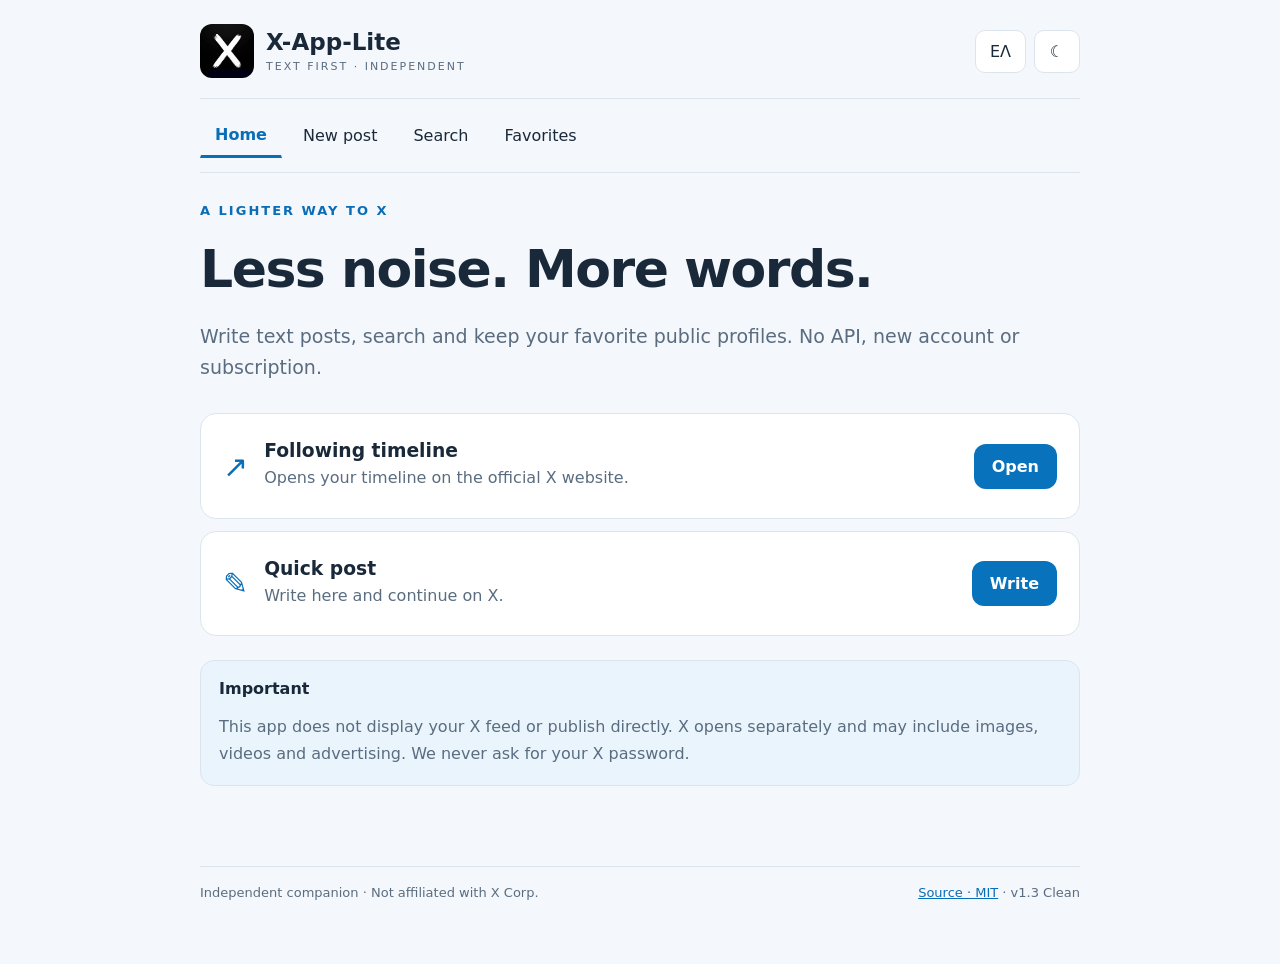
<file: index.html>
<!doctype html>
<html lang="en">
<head>
<meta charset="utf-8"><meta name="viewport" content="width=device-width, initial-scale=1, viewport-fit=cover">
<meta name="theme-color" content="#0c1420"><meta name="description" content="Independent, text-focused web companion for X. No API or extra registration required.">
<title>X-App-Lite — Text-first companion</title>
<link rel="icon" type="image/jpeg" href="AppIcon.jpg"><link rel="apple-touch-icon" href="apple-touch-icon.png"><link rel="manifest" href="manifest.webmanifest">
<style>
:root{font-family:system-ui,-apple-system,BlinkMacSystemFont,"Segoe UI",sans-serif;color-scheme:light;--bg:#f4f7fb;--card:#fff;--ink:#1a2939;--muted:#5a6d80;--line:#dce5ee;--accent:#0a6db7;--soft:#eaf4fd}
:root[data-theme="dark"]{color-scheme:dark;--bg:#0c1420;--card:#162434;--ink:#edf5fd;--muted:#b0c0d1;--line:#34485b;--accent:#78c9ff;--soft:#21384d}
*{box-sizing:border-box}body{margin:0;background:var(--bg);color:var(--ink)}button,input,textarea{font:inherit}button,a{touch-action:manipulation}button{cursor:pointer}a{color:var(--accent)}.shell{max-width:920px;margin:0 auto;padding:24px 20px 64px}.top{display:flex;align-items:center;justify-content:space-between;gap:12px;padding-bottom:20px;border-bottom:1px solid var(--line)}.brand{display:flex;align-items:center;gap:12px}.brand img{width:54px;height:54px;object-fit:cover;border-radius:12px}.brand strong{display:block;font-size:23px}.brand small{font-size:11px;letter-spacing:2px;color:var(--muted)}.right{display:flex;gap:8px;align-items:center}.small,.secondary,.tab{border:1px solid var(--line);border-radius:10px;background:var(--card);color:var(--ink);padding:11px 14px}.small{min-width:46px}.tabs{display:flex;overflow:auto;gap:6px;border-bottom:1px solid var(--line);padding:14px 0}.tab{white-space:nowrap;border-color:transparent;background:transparent}.tab.active{border-bottom:3px solid var(--accent);border-radius:0;color:var(--accent);font-weight:700}.panel{display:none;padding-top:30px}.panel.active{display:block}.eyebrow{font-weight:800;letter-spacing:2px;color:var(--accent);font-size:13px}h1{font-size:clamp(30px,5vw,52px);letter-spacing:-1.5px;line-height:1.13;margin:22px 0}h2{font-size:22px}.intro p,.muted,.notice p,.action-card p{color:var(--muted);line-height:1.65}.intro p{font-size:19px}.stack{display:grid;gap:12px;margin-top:30px}.action-card,.card{border:1px solid var(--line);border-radius:16px;background:var(--card);padding:22px}.action-card{display:flex;align-items:center;gap:16px}.action-card .grow{flex:1}.action-card h3,.action-card p{margin:4px 0}.bubble{color:var(--accent);font-size:30px}.primary,.btn{display:inline-block;text-decoration:none;border:0;border-radius:12px;background:#0872bc;color:white;font-weight:700;padding:13px 18px}.primary:disabled{opacity:.45;cursor:default}.notice{background:var(--soft);border:1px solid var(--line);border-radius:14px;padding:18px;margin-top:24px}.notice p{margin-bottom:0}.minor{font-size:14px}.section-title p{color:var(--muted)}label{display:block;margin:18px 0 8px;font-weight:700}input,textarea{width:100%;padding:15px;border:1px solid var(--line);border-radius:12px;background:var(--card);color:var(--ink)}textarea{resize:vertical;min-height:165px}.compose-foot{display:flex;justify-content:space-between;color:var(--muted);font-size:13px;padding:10px 2px 16px}.inputrow{display:flex;gap:9px}.inputrow input{flex:1;min-width:0}.actions{display:flex;gap:8px;flex-wrap:wrap}.draft,.fav{display:flex;align-items:center;gap:10px;justify-content:space-between;border-bottom:1px solid var(--line);padding:12px 0;overflow-wrap:anywhere}.draft p{margin:0;flex:1;white-space:pre-wrap}.draft button,.fav button{flex-shrink:0}.drafts{margin-top:26px}.draft-top{display:flex;align-items:center;justify-content:space-between;gap:8px}footer{display:flex;justify-content:space-between;gap:16px;flex-wrap:wrap;color:var(--muted);border-top:1px solid var(--line);padding-top:18px;margin-top:80px;font-size:13px}.status{color:var(--muted);font-size:13px}.sr{position:absolute;width:1px;height:1px;overflow:hidden;clip:rect(0,0,0,0)}@media(max-width:560px){.shell{padding:14px 12px 44px}.brand strong{font-size:19px}.brand img{width:44px;height:44px}.brand small{font-size:9px}.action-card{padding:15px}.inputrow{flex-wrap:wrap}.inputrow button{flex:1}.tabs{gap:0}.tab{padding:10px 12px}.draft-top{align-items:start}}
</style>
</head>
<body><div class="shell">
<header class="top"><div class="brand"><img src="AppIcon.jpg" width="54" height="54" alt="X-App-Lite logo"><div><strong>X-App-Lite</strong><small>TEXT FIRST · INDEPENDENT</small></div></div><div class="right"><button id="install" class="small" hidden type="button">Install</button><button id="lang" class="small" type="button" aria-label="Switch language">ΕΛ</button><button id="theme" class="small" type="button" aria-label="Toggle theme">☾</button></div></header>
<nav class="tabs" aria-label="Main navigation"><button class="tab active" data-panel="home" data-i="home">Home</button><button class="tab" data-panel="compose" data-i="compose">New post</button><button class="tab" data-panel="find" data-i="search">Search</button><button class="tab" data-panel="saved" data-i="favorites">Favorites</button></nav>
<main>
<section class="panel active" id="home"><div class="intro"><div class="eyebrow">A LIGHTER WAY TO X</div><h1 data-i="hero">Less noise. More words.</h1><p data-i="intro">Write text posts, search and keep your favorite public profiles. No API, new account or subscription.</p></div><div class="stack"><div class="action-card"><span class="bubble">↗</span><div class="grow"><h3 data-i="following">Following timeline</h3><p data-i="followinginfo">Opens your timeline on the official X website.</p></div><a class="btn" href="https://x.com/home" target="_blank" rel="noopener noreferrer" data-i="open">Open</a></div><div class="action-card"><span class="bubble">✎</span><div class="grow"><h3 data-i="quickpost">Quick post</h3><p data-i="quickpostinfo">Write here and continue on X.</p></div><button class="primary" data-go="compose" data-i="write">Write</button></div></div><div class="notice"><strong data-i="important">Important</strong><p data-i="disclaimer">This app does not display your X feed or publish directly. X opens separately and may include images, videos and advertising. We never ask for your X password.</p></div></section>
<section class="panel" id="compose"><div class="eyebrow" data-i="textonly">TEXT ONLY</div><h1 data-i="newpost">New post</h1><p class="muted" data-i="composeinfo">Compose here, then review and post using the official X composer.</p><label class="sr" for="post" data-i="postlabel">Post text</label><textarea id="post" maxlength="280" rows="7" placeholder="What's happening?"></textarea><div class="compose-foot"><span id="counter">0 / 280</span><span data-i="autosave">Working draft saved locally</span></div><div class="actions"><button class="primary" id="publish" disabled data-i="continue">Continue on X ↗</button><button class="secondary" id="clear" data-i="clear">Clear</button></div><div class="card drafts"><div class="draft-top"><h2 data-i="drafts">Saved drafts</h2><button id="save-draft" class="secondary" data-i="savedraft">Save draft</button></div><p class="status" id="draftstatus"></p><div id="draft-list"></div></div><div class="notice minor" data-i="postnote">Posts are not published automatically. You confirm them on X.</div></section>
<section class="panel" id="find"><h1 data-i="search">Search</h1><p class="muted" data-i="searchinfo">Search public posts or open a profile on X.</p><form id="searchform"><label for="query" data-i="searchposts">Find posts</label><div class="inputrow"><input id="query" required autocomplete="off" placeholder="Keywords"><button class="primary" data-i="search" type="submit">Search</button></div></form><form id="profileform"><label for="handle" data-i="visitprofile">Open profile</label><div class="inputrow"><input id="handle" required autocomplete="off" placeholder="@username" maxlength="40"><button class="secondary" data-i="open" type="submit">Open</button></div></form><div class="notice minor" data-i="resultsnote">Results open on the official X website.</div></section>
<section class="panel" id="saved"><h1 data-i="favorites">Favorites</h1><p class="muted" data-i="favoritesinfo">Save shortcuts to public X profiles on this device.</p><form id="favform"><label for="favhandle" data-i="addprofile">Add profile</label><div class="inputrow"><input id="favhandle" required placeholder="@username" maxlength="40"><button class="primary" type="submit" data-i="add">Add</button></div></form><div id="favoriteslist"></div></section>
</main><footer><span>Independent companion · Not affiliated with X Corp.</span><span><a href="https://github.com/CKMyApps/X-App-Lite" target="_blank" rel="noopener noreferrer">Source · MIT</a> · v1.3 Clean</span></footer>
</div>
<script>
(()=>{'use strict';const $=id=>document.getElementById(id),store=(key,val)=>{try{localStorage.setItem('xlite-clean-'+key,JSON.stringify(val))}catch(e){}},load=(key,def)=>{try{const s=localStorage.getItem('xlite-clean-'+key);return s===null?def:JSON.parse(s)}catch(e){return def}};
const t={en:{home:'Home',compose:'New post',search:'Search',favorites:'Favorites',hero:'Less noise. More words.',intro:'Write text posts, search and keep your favorite public profiles. No API, new account or subscription.',following:'Following timeline',followinginfo:'Opens your timeline on the official X website.',open:'Open',quickpost:'Quick post',quickpostinfo:'Write here and continue on X.',write:'Write',important:'Important',disclaimer:'This app does not display your X feed or publish directly. X opens separately and may include images, videos and advertising. We never ask for your X password.',textonly:'TEXT ONLY',newpost:'New post',composeinfo:'Compose here, then review and post using the official X composer.',postlabel:'Post text',autosave:'Working draft saved locally',continue:'Continue on X ↗',clear:'Clear',drafts:'Saved drafts',savedraft:'Save draft',postnote:'Posts are not published automatically. You confirm them on X.',searchinfo:'Search public posts or open a profile on X.',searchposts:'Find posts',visitprofile:'Open profile',resultsnote:'Results open on the official X website.',favoritesinfo:'Save shortcuts to public X profiles on this device.',addprofile:'Add profile',add:'Add',load:'Load',remove:'Remove',emptydraft:'No saved drafts yet.',emptyfav:'No favorites yet.',saved:'Draft saved.',maxdraft:'Maximum 30 saved drafts.',install:'Install'},el:{home:'Αρχική',compose:'Νέα ανάρτηση',search:'Αναζήτηση',favorites:'Αγαπημένα',hero:'Λιγότερος θόρυβος. Περισσότερο κείμενο.',intro:'Γράψε αναρτήσεις, αναζήτησε και κράτησε αγαπημένα δημόσια προφίλ. Χωρίς API, νέα εγγραφή ή συνδρομή.',following:'Χρονολόγιο «Ακολουθείς»',followinginfo:'Ανοίγει το χρονολόγιό σου στον επίσημο ιστότοπο X.',open:'Άνοιγμα',quickpost:'Γρήγορη ανάρτηση',quickpostinfo:'Γράψε εδώ και συνέχισε στο X.',write:'Γράψε',important:'Σημαντικό',disclaimer:'Η εφαρμογή δεν εμφανίζει το χρονολόγιό σου ούτε δημοσιεύει απευθείας. Το X ανοίγει χωριστά και μπορεί να εμφανίζει εικόνες, βίντεο και διαφημίσεις. Δεν ζητάμε τον κωδικό σου.',textonly:'ΜΟΝΟ ΚΕΙΜΕΝΟ',newpost:'Νέα ανάρτηση',composeinfo:'Γράψε εδώ και ολοκλήρωσε τη δημοσίευση στην επίσημη φόρμα του X.',postlabel:'Κείμενο ανάρτησης',autosave:'Το τρέχον προσχέδιο αποθηκεύεται τοπικά',continue:'Συνέχεια στο X ↗',clear:'Καθαρισμός',drafts:'Αποθηκευμένα προσχέδια',savedraft:'Αποθήκευση προσχεδίου',postnote:'Οι αναρτήσεις δεν δημοσιεύονται αυτόματα. Τις επιβεβαιώνεις στο X.',searchinfo:'Αναζήτησε δημόσιες αναρτήσεις ή άνοιξε προφίλ στο X.',searchposts:'Αναζήτηση αναρτήσεων',visitprofile:'Άνοιγμα προφίλ',resultsnote:'Τα αποτελέσματα ανοίγουν στον επίσημο ιστότοπο X.',favoritesinfo:'Αποθήκευσε συντομεύσεις δημόσιων προφίλ στη συσκευή σου.',addprofile:'Προσθήκη προφίλ',add:'Προσθήκη',load:'Φόρτωση',remove:'Διαγραφή',emptydraft:'Δεν υπάρχουν αποθηκευμένα προσχέδια.',emptyfav:'Δεν υπάρχουν αγαπημένα.',saved:'Το προσχέδιο αποθηκεύτηκε.',maxdraft:'Μέγιστο 30 προσχέδια.',install:'Εγκατάσταση'}};
let lang=load('lang',navigator.language.toLowerCase().startsWith('el')?'el':'en'),theme=load('theme','light'),drafts=load('drafts',[]),favs=load('favs',[]);if(!Array.isArray(drafts))drafts=[];if(!Array.isArray(favs))favs=[];const text=$('post');text.value=load('working','');
function tr(){document.documentElement.lang=lang;document.querySelectorAll('[data-i]').forEach(e=>{const key=e.dataset.i;if(t[lang][key])e.textContent=t[lang][key]});$('lang').textContent=lang==='en'?'ΕΛ':'EN';text.placeholder=lang==='el'?'Τι συμβαίνει;':"What's happening?";$('install').textContent=t[lang].install;renderDrafts();renderFavs()}
function applyTheme(){document.documentElement.dataset.theme=theme;$('theme').textContent=theme==='dark'?'☀':'☾';document.querySelector('meta[name="theme-color"]').content=theme==='dark'?'#0c1420':'#f4f7fb'}
function counter(){$('counter').textContent=`${text.value.length} / 280`;$('publish').disabled=!text.value.trim()||text.value.length>280;store('working',text.value)}
function show(id){document.querySelectorAll('.panel').forEach(x=>x.classList.toggle('active',x.id===id));document.querySelectorAll('.tab').forEach(x=>x.classList.toggle('active',x.dataset.panel===id));}
document.querySelectorAll('[data-panel],[data-go]').forEach(el=>el.addEventListener('click',()=>show(el.dataset.panel||el.dataset.go)));
$('lang').addEventListener('click',()=>{lang=lang==='en'?'el':'en';store('lang',lang);tr()});$('theme').addEventListener('click',()=>{theme=theme==='light'?'dark':'light';store('theme',theme);applyTheme()});text.addEventListener('input',counter);$('clear').addEventListener('click',()=>{text.value='';counter()});$('publish').addEventListener('click',()=>{if(text.value.trim())window.open('https://x.com/intent/post?text='+encodeURIComponent(text.value),'_blank','noopener,noreferrer')});
function renderDrafts(){const box=$('draft-list');box.replaceChildren();$('draftstatus').textContent=drafts.length?`${drafts.length} / 30`:t[lang].emptydraft;drafts.forEach((d,i)=>{const wrap=document.createElement('div');wrap.className='draft';const p=document.createElement('p');p.textContent=d.text.slice(0,115);const a=document.createElement('button');a.className='secondary';a.textContent=t[lang].load;a.addEventListener('click',()=>{text.value=d.text;counter();show('compose');text.focus()});const b=document.createElement('button');b.className='secondary';b.textContent=t[lang].remove;b.addEventListener('click',()=>{drafts.splice(i,1);store('drafts',drafts);renderDrafts()});wrap.append(p,a,b);box.append(wrap)})}
$('save-draft').addEventListener('click',()=>{if(!text.value.trim())return;if(drafts.length>=30){$('draftstatus').textContent=t[lang].maxdraft;return}drafts.unshift({text:text.value,date:Date.now()});store('drafts',drafts);renderDrafts();$('draftstatus').textContent=t[lang].saved});
function handle(s){let a=s.trim().replace(/^@/,'');return /^[A-Za-z0-9_]{1,15}$/.test(a)?a:null}function openX(url){window.open(url,'_blank','noopener,noreferrer')}
$('searchform').addEventListener('submit',e=>{e.preventDefault();const q=$('query').value.trim();if(q)openX('https://x.com/search?q='+encodeURIComponent(q)+'&src=typed_query')});$('profileform').addEventListener('submit',e=>{e.preventDefault();const h=handle($('handle').value);if(h)openX('https://x.com/'+encodeURIComponent(h));else alert(lang==='el'?'Μη έγκυρο όνομα χρήστη.':'Invalid username.')});
function renderFavs(){const box=$('favoriteslist');box.replaceChildren();if(!favs.length){const p=document.createElement('p');p.className='muted';p.textContent=t[lang].emptyfav;box.append(p)}favs.forEach((h,i)=>{const row=document.createElement('div');row.className='fav';const a=document.createElement('a');a.href='https://x.com/'+encodeURIComponent(h);a.target='_blank';a.rel='noopener noreferrer';a.textContent='@'+h;const b=document.createElement('button');b.className='secondary';b.textContent=t[lang].remove;b.addEventListener('click',()=>{favs.splice(i,1);store('favs',favs);renderFavs()});row.append(a,b);box.append(row)})}
$('favform').addEventListener('submit',e=>{e.preventDefault();const h=handle($('favhandle').value);if(!h){alert(lang==='el'?'Μη έγκυρο όνομα χρήστη.':'Invalid username.');return}if(!favs.some(f=>f.toLowerCase()===h.toLowerCase())){favs.push(h);store('favs',favs)}$('favhandle').value='';renderFavs()});
let promptEvent=null;window.addEventListener('beforeinstallprompt',e=>{e.preventDefault();promptEvent=e;$('install').hidden=false});$('install').addEventListener('click',async()=>{if(!promptEvent)return;await promptEvent.prompt();promptEvent=null;$('install').hidden=true});
applyTheme();tr();counter();
})();
</script></body></html>
</file>
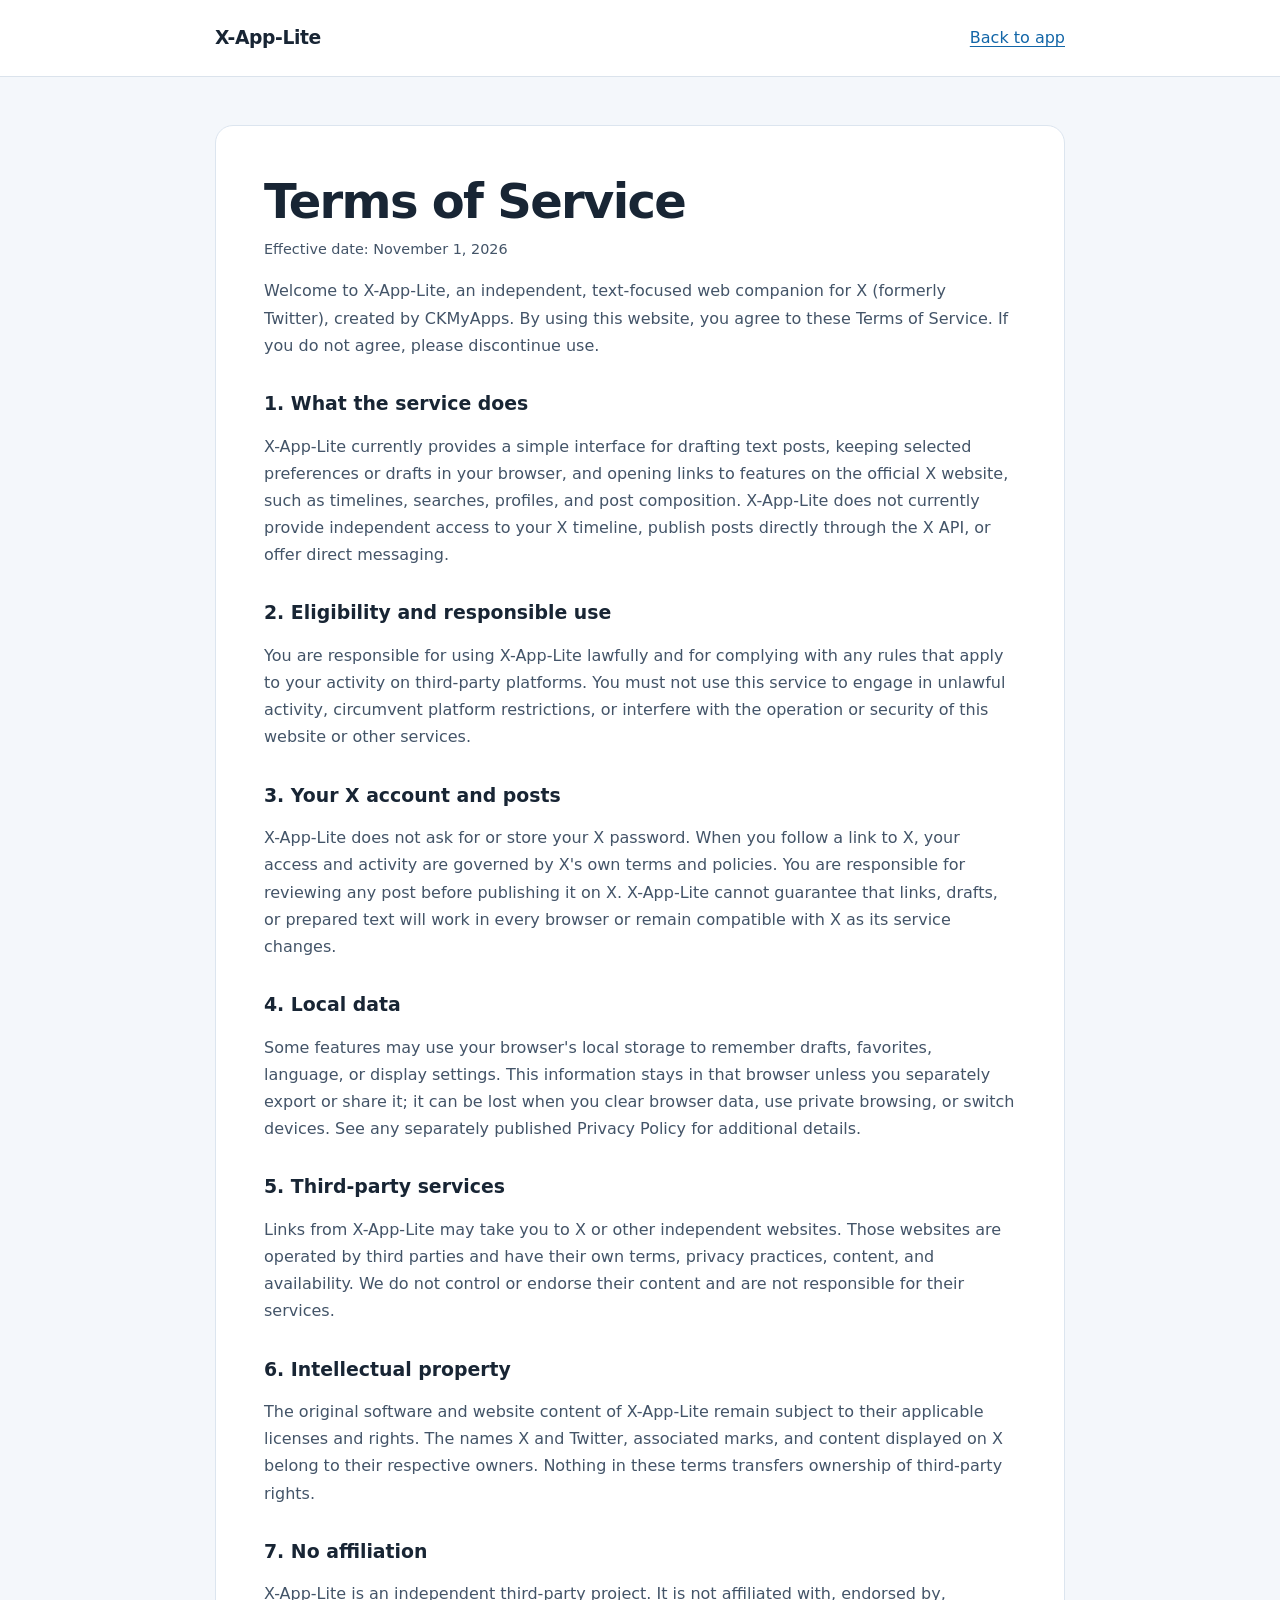
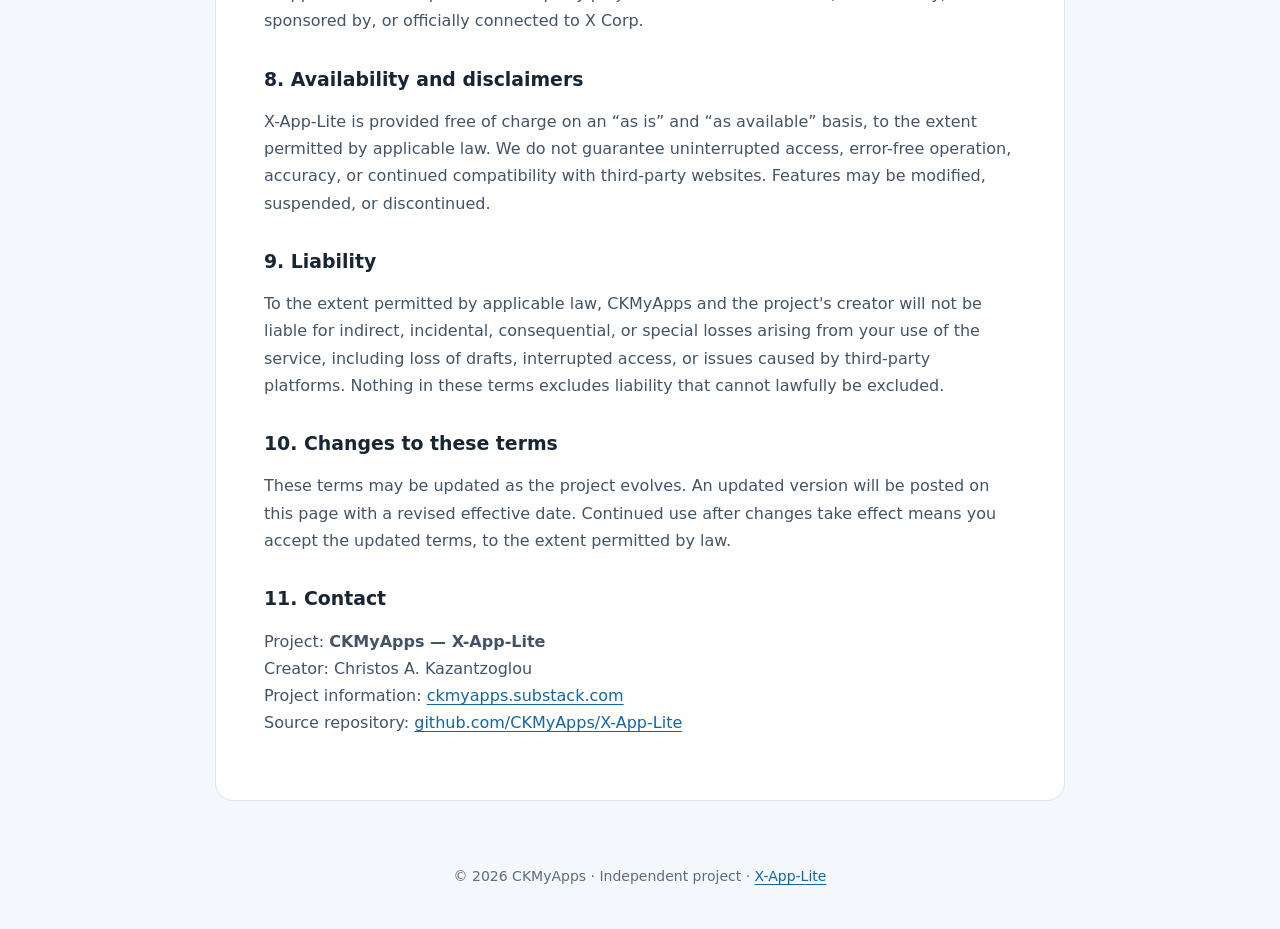
<file: terms.html>
<!DOCTYPE html>
<html lang="en">
<head>
  <meta charset="UTF-8" />
  <meta name="viewport" content="width=device-width, initial-scale=1" />
  <meta name="color-scheme" content="light dark" />
  <meta name="description" content="Terms of Service for X-App-Lite, an independent text-focused companion for X." />
  <title>Terms of Service | X-App-Lite</title>
  <style>
    :root { color-scheme: light dark; font-family: -apple-system, BlinkMacSystemFont, "Segoe UI", system-ui, sans-serif; line-height: 1.7; }
    * { box-sizing: border-box; }
    body { margin: 0; background: #f4f7fb; color: #182534; }
    .wrap { width: min(850px, calc(100% - 36px)); margin: 0 auto; }
    header { border-bottom: 1px solid #dbe3ec; background: #fff; }
    header .wrap { display: flex; align-items: center; justify-content: space-between; padding: 22px 0; gap: 16px; }
    header strong { font-size: 1.17rem; letter-spacing: -.02em; }
    a { color: #1266a8; text-underline-offset: 3px; }
    main { padding: 48px 0 64px; }
    article { background: #fff; border: 1px solid #dce5ef; border-radius: 18px; padding: clamp(22px, 5vw, 48px); }
    h1 { font-size: clamp(2rem, 5vw, 3rem); line-height: 1.15; margin: 0 0 8px; letter-spacing: -.035em; }
    h2 { font-size: 1.18rem; margin-top: 2rem; line-height: 1.35; }
    p, li { color: #435468; }
    .date { font-size: .9rem; margin-top: 0; }
    footer { padding: 0 0 40px; color: #5b6d7e; text-align: center; font-size: .875rem; }
    @media (prefers-color-scheme: dark) {
      body { background: #101821; color: #f1f5f9; }
      header, article { background: #182431; border-color: #334355; }
      p, li, footer { color: #c1d0df; }
      a { color: #80c3fa; }
    }
  </style>
</head>
<body>
<header><div class="wrap"><strong>X-App-Lite</strong><a href="./">Back to app</a></div></header>
<main class="wrap"><article>
  <h1>Terms of Service</h1>
  <p class="date">Effective date: November 1, 2026</p>
  <p>Welcome to X-App-Lite, an independent, text-focused web companion for X (formerly Twitter), created by CKMyApps. By using this website, you agree to these Terms of Service. If you do not agree, please discontinue use.</p>

  <h2>1. What the service does</h2>
  <p>X-App-Lite currently provides a simple interface for drafting text posts, keeping selected preferences or drafts in your browser, and opening links to features on the official X website, such as timelines, searches, profiles, and post composition. X-App-Lite does not currently provide independent access to your X timeline, publish posts directly through the X API, or offer direct messaging.</p>

  <h2>2. Eligibility and responsible use</h2>
  <p>You are responsible for using X-App-Lite lawfully and for complying with any rules that apply to your activity on third-party platforms. You must not use this service to engage in unlawful activity, circumvent platform restrictions, or interfere with the operation or security of this website or other services.</p>

  <h2>3. Your X account and posts</h2>
  <p>X-App-Lite does not ask for or store your X password. When you follow a link to X, your access and activity are governed by X's own terms and policies. You are responsible for reviewing any post before publishing it on X. X-App-Lite cannot guarantee that links, drafts, or prepared text will work in every browser or remain compatible with X as its service changes.</p>

  <h2>4. Local data</h2>
  <p>Some features may use your browser's local storage to remember drafts, favorites, language, or display settings. This information stays in that browser unless you separately export or share it; it can be lost when you clear browser data, use private browsing, or switch devices. See any separately published Privacy Policy for additional details.</p>

  <h2>5. Third-party services</h2>
  <p>Links from X-App-Lite may take you to X or other independent websites. Those websites are operated by third parties and have their own terms, privacy practices, content, and availability. We do not control or endorse their content and are not responsible for their services.</p>

  <h2>6. Intellectual property</h2>
  <p>The original software and website content of X-App-Lite remain subject to their applicable licenses and rights. The names X and Twitter, associated marks, and content displayed on X belong to their respective owners. Nothing in these terms transfers ownership of third-party rights.</p>

  <h2>7. No affiliation</h2>
  <p>X-App-Lite is an independent third-party project. It is not affiliated with, endorsed by, sponsored by, or officially connected to X Corp.</p>

  <h2>8. Availability and disclaimers</h2>
  <p>X-App-Lite is provided free of charge on an “as is” and “as available” basis, to the extent permitted by applicable law. We do not guarantee uninterrupted access, error-free operation, accuracy, or continued compatibility with third-party websites. Features may be modified, suspended, or discontinued.</p>

  <h2>9. Liability</h2>
  <p>To the extent permitted by applicable law, CKMyApps and the project's creator will not be liable for indirect, incidental, consequential, or special losses arising from your use of the service, including loss of drafts, interrupted access, or issues caused by third-party platforms. Nothing in these terms excludes liability that cannot lawfully be excluded.</p>

  <h2>10. Changes to these terms</h2>
  <p>These terms may be updated as the project evolves. An updated version will be posted on this page with a revised effective date. Continued use after changes take effect means you accept the updated terms, to the extent permitted by law.</p>

  <h2>11. Contact</h2>
  <p>Project: <strong>CKMyApps — X-App-Lite</strong><br />Creator: Christos A. Kazantzoglou<br />Project information: <a href="https://ckmyapps.substack.com/">ckmyapps.substack.com</a><br />Source repository: <a href="https://github.com/CKMyApps/X-App-Lite">github.com/CKMyApps/X-App-Lite</a></p>
</article></main>
<footer class="wrap">© 2026 CKMyApps · Independent project · <a href="./">X-App-Lite</a></footer>
</body>
</html>
</file>
